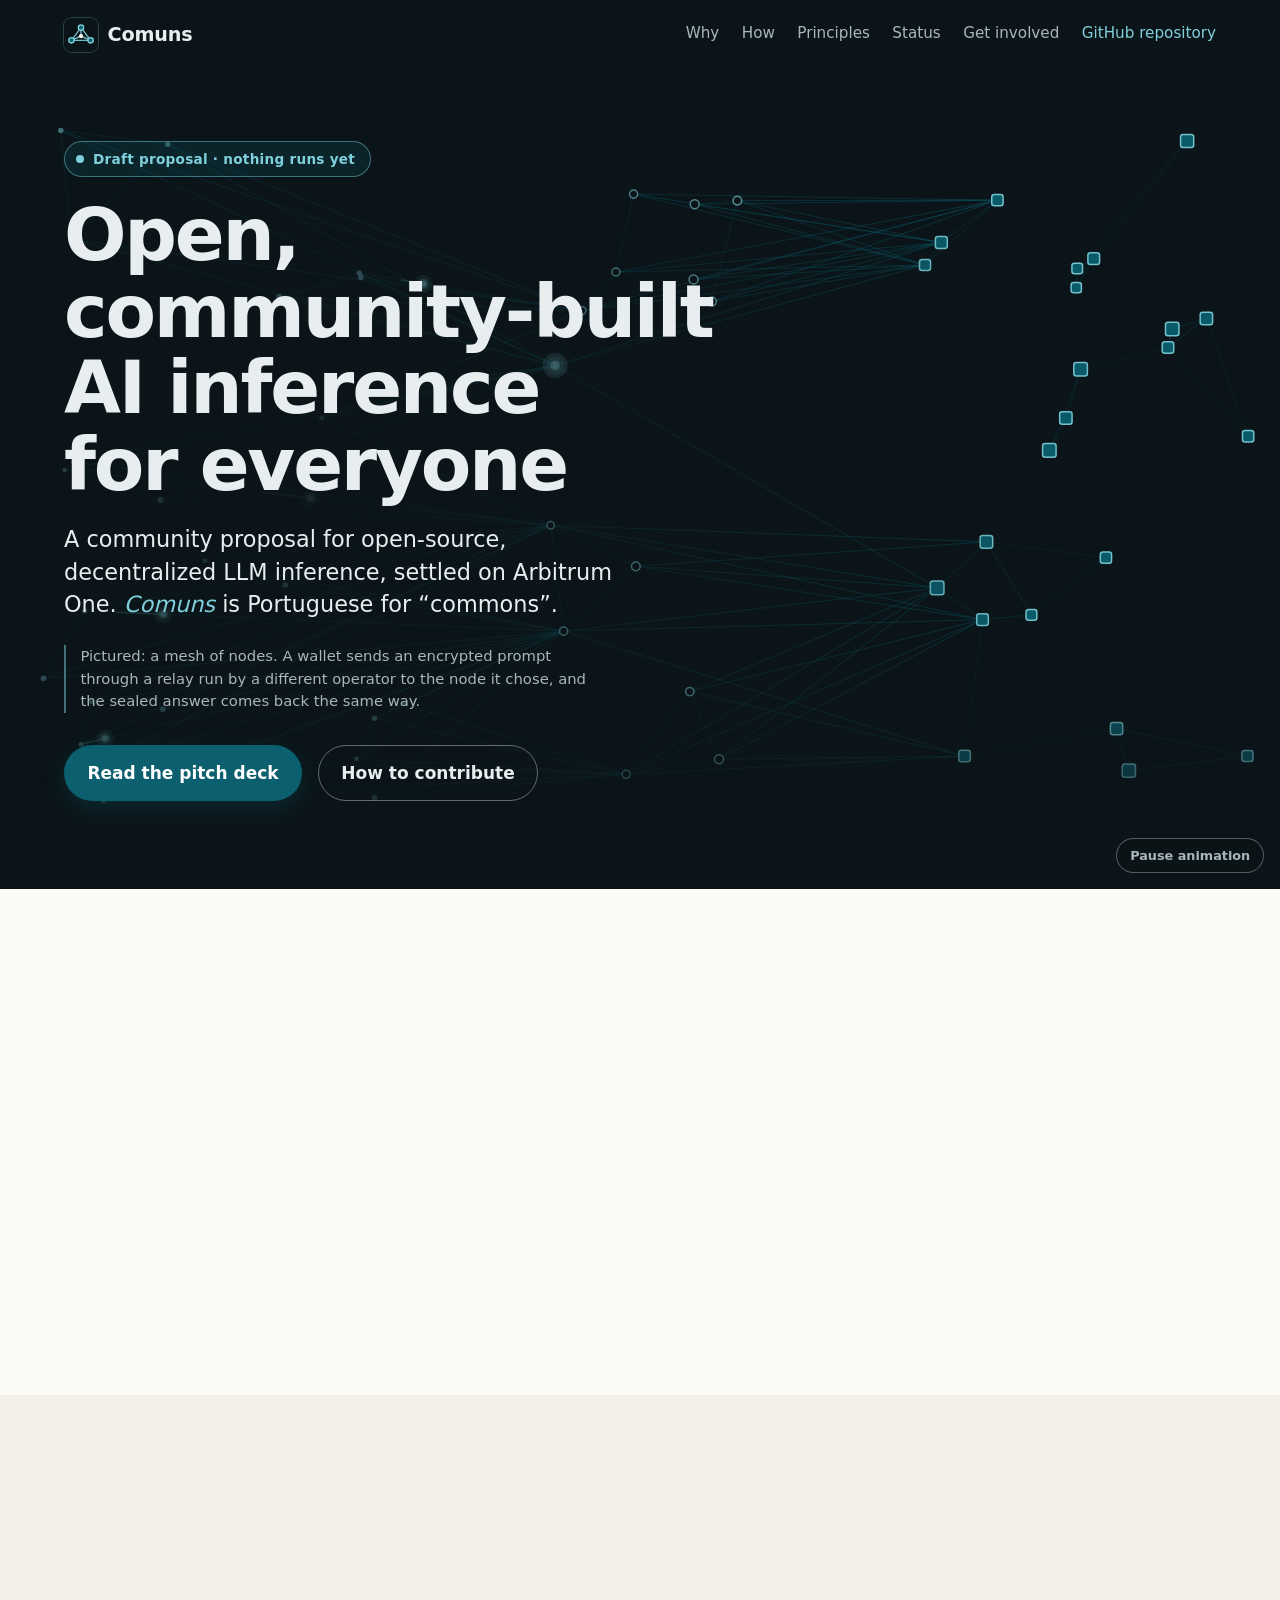
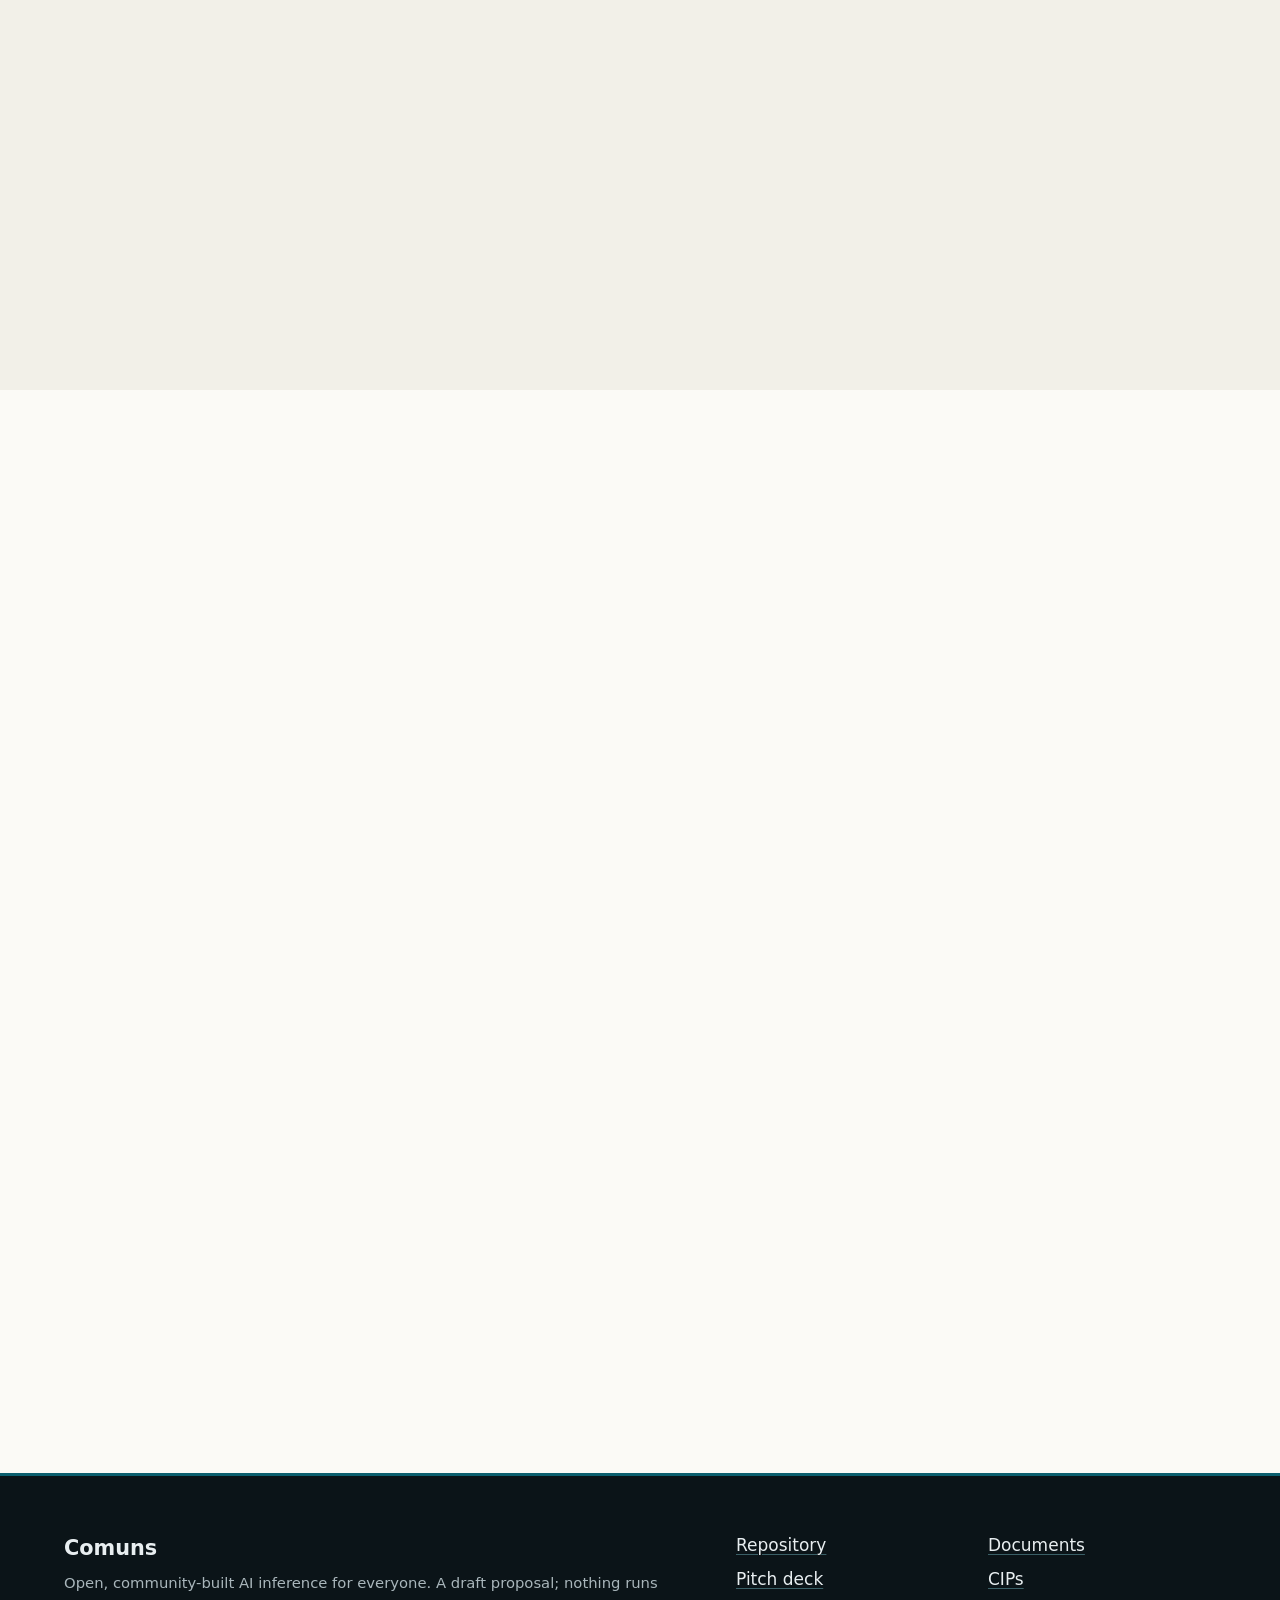
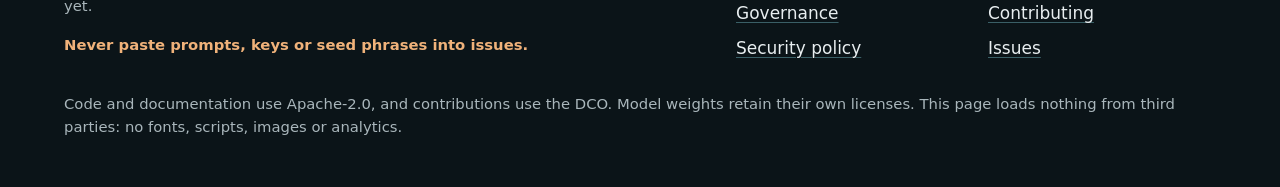
<file: index.html>
<!DOCTYPE html>
<html lang="en">
<head>
<meta charset="utf-8">
<meta name="viewport" content="width=device-width, initial-scale=1">
<meta http-equiv="Content-Security-Policy" content="default-src 'self'; img-src 'self' data:; style-src 'self'; script-src 'self'; base-uri 'none'; form-action 'none'">
<meta name="color-scheme" content="light dark">
<meta name="description" content="Comuns is a community proposal for open-source, decentralized LLM inference, settled on Arbitrum One. A draft; nothing runs yet.">
<meta name="referrer" content="no-referrer">
<title>Comuns — open, community-built AI inference</title>
<link rel="icon" href="assets/mark.svg" type="image/svg+xml">
<link rel="stylesheet" href="assets/style.css">
</head>
<body>
<a class="skip-link" href="#main">Skip to content</a>

<header class="site-header">
  <div class="wrap header-row">
    <a class="wordmark" href="#top" aria-label="Comuns, home">
      <svg class="mark" viewBox="0 0 64 64" aria-hidden="true" focusable="false">
        <rect width="64" height="64" rx="14" fill="#0b1418"/>
        <g stroke="#7fd0dc" stroke-width="2.5" stroke-linecap="round" fill="none" opacity="0.9">
          <path d="M14 42 L32 18 L50 42 Z"/>
          <path d="M14 42 L32 34 L50 42"/>
          <path d="M32 18 L32 34"/>
        </g>
        <g fill="#0b5f6e" stroke="#7fd0dc" stroke-width="2.5">
          <circle cx="14" cy="42" r="5"/>
          <circle cx="50" cy="42" r="5"/>
          <circle cx="32" cy="18" r="5"/>
        </g>
        <circle cx="32" cy="34" r="4" fill="#fbfaf6"/>
      </svg>
      <span>Comuns</span>
    </a>
    <nav class="site-nav" aria-label="Sections">
      <a href="#why">Why</a>
      <a href="#how">How</a>
      <a href="#principles">Principles</a>
      <a href="#status">Status</a>
      <a href="#involved">Get involved</a>
      <a class="nav-github" href="https://github.com/Comuns-ai/comuns">GitHub repository</a>
    </nav>
  </div>
</header>

<main id="main">

<section class="hero" id="top" aria-labelledby="hero-title">
  <canvas id="hero-canvas" class="hero-canvas" aria-hidden="true"></canvas>
  <div class="wrap hero-content">
    <p class="status-pill"><span class="dot" aria-hidden="true"></span>Draft proposal · nothing runs yet</p>
    <h1 id="hero-title">Open, community-built AI inference for everyone</h1>
    <p class="lede">A community proposal for open-source, decentralized LLM inference, settled on Arbitrum One. <em>Comuns</em> is Portuguese for “commons”.</p>
    <p class="hero-figure">Pictured: a mesh of nodes. A wallet sends an encrypted prompt through a relay run by a different operator to the node it chose, and the sealed answer comes back the same way.</p>
    <div class="cta-row">
      <a class="btn btn-primary" href="/comuns/">Read the pitch deck</a>
      <a class="btn btn-ghost" href="https://github.com/Comuns-ai/comuns/blob/main/CONTRIBUTING.md">How to contribute</a>
    </div>
  </div>
</section>

<section class="section why" id="why" aria-labelledby="why-title">
  <div class="wrap">
    <p class="eyebrow" data-reveal>Why</p>
    <h2 id="why-title" data-reveal>The closed door</h2>
    <div class="two-col">
      <div data-reveal>
        <p class="big">Hosted models concentrate capability in a few providers. A cheap API still lets the provider read every prompt and refuse service.</p>
      </div>
      <div data-reveal>
        <p>Comuns does not claim a lower price than hosted APIs. The case is control: code, specifications and economics that anyone can inspect, run and fork.</p>
        <p>The repository is the proposal. Every claim lives in a document anyone can challenge.</p>
      </div>
    </div>
  </div>
</section>

<section class="section how" id="how" aria-labelledby="how-title">
  <div class="wrap">
    <p class="eyebrow" data-reveal>How</p>
    <h2 id="how-title" data-reveal>How one prompt flows</h2>
    <p class="intro" data-reveal>By default one node runs a request: pick a model, then a node from its pool. Collective answers and decomposed plans are opt-in.</p>

    <div class="how-layout">
    <div class="how-diagram" data-reveal>
      <div class="flow-chips" role="list" aria-label="The path of one prompt">
        <span class="chip" role="listitem">Wallet</span>
        <span class="chip-link"><span class="chip-arrow" aria-hidden="true"></span><span class="chip" role="listitem">Encrypted prompt</span></span>
        <span class="chip-link"><span class="chip-arrow" aria-hidden="true"></span><span class="chip" role="listitem">Rust node</span></span>
        <span class="chip-link"><span class="chip-arrow" aria-hidden="true"></span><span class="chip" role="listitem">Sealed answer</span></span>
      </div>
      <p class="flow-notes"><span>Settlement: Arbitrum One.</span> <span>Optional parallel workers: opt-in, disclosed.</span></p>
    </div>

    <div class="steps" data-reveal data-reveal-group>
      <svg class="steps-line" viewBox="0 0 2 100" preserveAspectRatio="none" aria-hidden="true" focusable="false">
        <path d="M1 0 V100" pathLength="1" vector-effect="non-scaling-stroke"/>
      </svg>
      <ol class="steps-list">
        <li class="step">
          <span class="step-num" aria-hidden="true">1</span>
          <h3>Deposit once</h3>
          <p>Deposit once into the credit pool.</p>
        </li>
        <li class="step">
          <span class="step-num" aria-hidden="true">2</span>
          <h3>Encrypt and relay</h3>
          <p>Encrypt the prompt locally; send it through a relay run by someone else.</p>
        </li>
        <li class="step">
          <span class="step-num" aria-hidden="true">3</span>
          <h3>The node opens the session</h3>
          <p>The node opens the session with your unlinkable credit and runs the model off-chain; chunks return sealed.</p>
        </li>
        <li class="step">
          <span class="step-num" aria-hidden="true">4</span>
          <h3>A voucher per chunk</h3>
          <p>The client signs a voucher per chunk.</p>
        </li>
      </ol>
    </div>
    </div>
    <p class="aside-note" data-reveal>A paid orchestrator is disclosed, never mandatory.</p>
  </div>
</section>

<section class="section principles" id="principles" aria-labelledby="principles-title">
  <div class="wrap">
    <p class="eyebrow" data-reveal>Principles</p>
    <h2 id="principles-title" data-reveal>What the proposal commits to</h2>
    <ul class="grid" data-reveal data-reveal-group>
      <li class="card">
        <h3>Anonymous by default</h3>
        <p>The node you pick can read your prompt, but neither it nor the chain should learn who sent it. Standard mode hides who asked, not what was asked.</p>
        <p class="fine">Attested (TEE) mode is opt-in: there the node should not be able to read the prompt either, barring a physical attack on the hardware.</p>
        <a href="https://github.com/Comuns-ai/comuns/blob/main/docs/adr/0010-anonymous-by-default.md">The anonymous-by-default decision record</a>
      </li>
      <li class="card">
        <h3>Encrypted transport</h3>
        <p>Two-way encryption is RFC 9180 HPKE, and client-to-node traffic uses RFC 9458 Oblivious HTTP.</p>
        <p class="fine">The relay sees your network address and not your prompt. The node sees your prompt and not your network address.</p>
        <a href="https://github.com/Comuns-ai/comuns/blob/main/docs/adr/0003-hpke-and-the-executor-plaintext-limit.md">The HPKE transport decision record</a>
      </li>
      <li class="card">
        <h3>ETH on Arbitrum One</h3>
        <p>Arbitrum One settles sessions in ETH. The chain sees a session, never a payer.</p>
        <p class="fine">Protocol fee: zero. The inference payment is not L2 gas.</p>
        <a href="https://github.com/Comuns-ai/comuns/blob/main/docs/adr/0001-settle-on-arbitrum-one-evm-not-stylus.md">The Arbitrum One settlement decision record</a>
      </li>
      <li class="card">
        <h3>No token</h3>
        <p>v1 does not issue a protocol token. No token gate and no coin vote: a class S operator has an equal voice.</p>
        <a href="https://github.com/Comuns-ai/comuns/blob/main/docs/adr/0007-no-protocol-token-in-v1.md">The no-token decision record</a>
      </li>
      <li class="card">
        <h3>Rust nodes, pluggable backends</h3>
        <p>Inference runs off-chain in a Rust node with pluggable backends.</p>
        <p class="fine">Rust alone is not claimed to make inference faster; the kernels do the work.</p>
        <a href="https://github.com/Comuns-ai/comuns/blob/main/docs/node/node-design.md">The node design document</a>
      </li>
      <li class="card">
        <h3>Hardware classes S to X</h3>
        <p>Participation from CPU-only class S to multi-GPU class X, subject to measured capability and model fit. Stronger hardware charges more for the same model and weaker hardware charges less.</p>
        <p class="fine">CPU-only participation is a target to be validated. Classes come from a public self-benchmark, which is not an unfakeable proof.</p>
        <a href="https://github.com/Comuns-ai/comuns/blob/main/docs/node/hardware-classes-and-benchmarks.md">Hardware classes and benchmarks</a>
      </li>
      <li class="card">
        <h3>Open source</h3>
        <p>Apache-2.0 for code and documents; DCO sign-off, no CLA.</p>
        <p class="fine">If the community disagrees with a direction, it can fork the specifications, the contracts and the node.</p>
        <a href="https://github.com/Comuns-ai/comuns/blob/main/CONTRIBUTING.md">Contributing guide</a>
      </li>
      <li class="card">
        <h3>Governance by CIPs</h3>
        <p>Decisions are CIPs: Draft, Review, Last Call, Final. Working groups review; a CIP decides.</p>
        <p class="fine">Anyone can write a CIP. Decisions follow the CIP process and rough consensus in working groups, not coin votes.</p>
        <a href="https://github.com/Comuns-ai/comuns/blob/main/GOVERNANCE.md">Governance document</a>
      </li>
    </ul>
  </div>
</section>

<section class="section status" id="status" aria-labelledby="status-title">
  <div class="wrap">
    <p class="eyebrow" data-reveal>Status</p>
    <h2 id="status-title" data-reveal>What exists today, and what does not</h2>
    <div class="two-col status-cols">
      <div class="status-box exists" data-reveal>
        <h3>Exists</h3>
        <ul>
          <li>A draft proposal: documents, decision records and CIPs, written in the open.</li>
          <li>Documentation checker scripts in the repository.</li>
          <li>A pitch deck, written in Markdown and rendered to a self-contained HTML page.</li>
        </ul>
      </div>
      <div class="status-box missing" data-reveal>
        <h3>Does not exist</h3>
        <ul>
          <li>No protocol implementation runs yet.</li>
          <li>No contract is deployed, no node exists, no relay exists.</li>
          <li>No maintainer is seated, no audit has been performed and no mainnet date exists.</li>
          <li>Price bands are unset. Class claims are self-benchmarks, fakeable.</li>
        </ul>
      </div>
    </div>
    <p class="status-note" data-reveal>We make no claim of a mainnet date, an audit, a grant, a partnership, existing users or a price lower than hosted APIs. No maintainer is seated yet, and contributors may not come; the plan states its risks openly.</p>

    <h3 class="roadmap-title" data-reveal>From proposal to running code</h3>
    <ol class="timeline" data-reveal data-reveal-group aria-label="Proposed phases, in order">
      <li class="phase"><span class="phase-num">Phase 0</span><h4>Documentation baseline</h4><p>This documentation.</p></li>
      <li class="phase"><span class="phase-num">Phase 1</span><h4>Sepolia slice</h4><p>Relay plus credit session.</p></li>
      <li class="phase"><span class="phase-num">Phase 2</span><h4>Contexts and classes</h4><p>Ownerless contexts, pools, sheet, orchestrator.</p></li>
      <li class="phase"><span class="phase-num">Phase 3</span><h4>Verification spike</h4><p>Attested nodes plus the spikes. Phase 3 may end with a negative result.</p></li>
      <li class="phase"><span class="phase-num">Phase 4</span><h4>External review</h4><p>Reviews, then go/no-go.</p></li>
    </ol>
    <p class="timeline-note" data-reveal>There are no dates. Phases are ordered, not scheduled. <a href="https://github.com/Comuns-ai/comuns/blob/main/docs/project-plan.md">Read the project plan</a> for exit criteria.</p>
  </div>
</section>

<section class="section involved" id="involved" aria-labelledby="involved-title">
  <div class="wrap">
    <p class="eyebrow" data-reveal>Get involved</p>
    <h2 id="involved-title" data-reveal>Build it with us</h2>
    <p class="intro" data-reveal>Comuns is built by whoever shows up and writes in public. You do not need a hardware class, a stake, or a holding to review, comment or propose. The only channels are issues and CIP comments on the repository.</p>
    <div class="two-col involved-cols">
      <div class="involve-box" data-reveal>
        <h3>For contributors</h3>
        <ol class="involve-list">
          <li><a href="https://github.com/Comuns-ai/comuns/pull/7">Review CIP-0003 (pull request #7)</a>. A Draft proposal for seating the first maintainer. Any person other than the author can review it: a public comment that approves or names a blocking objection.</li>
          <li><a href="https://github.com/Comuns-ai/comuns/tree/main/docs/cip">Comment on the CIPs</a>. None are Final.</li>
          <li>Join a working group: Protocol, Node, Cryptography, Contracts, Applications or Documentation. Say so in a public issue or on a relevant CIP.</li>
          <li><a href="https://github.com/Comuns-ai/comuns/blob/main/CONTRIBUTING.md">Read the contributing guide</a>. Contributions use the Developer Certificate of Origin; there is no CLA.</li>
          <li>Later, run a node on any hardware class. CPU-only class S is still a target to be validated. See <a href="https://github.com/Comuns-ai/comuns/blob/main/docs/project-plan.md">the project plan</a> for its proposed phases.</li>
        </ol>
      </div>
      <div class="involve-box" data-reveal>
        <h3>For supporters</h3>
        <ol class="involve-list">
          <li><a href="/comuns/">Read the pitch deck</a> and <a href="https://github.com/Comuns-ai/comuns/blob/main/docs/project-plan.md">the project plan</a>.</li>
          <li><a href="https://github.com/Comuns-ai/comuns/issues">Open an issue</a> to talk. Issues are for document comments and documentation flaws.</li>
        </ol>
        <p class="fine">This draft names no discussion channel beyond issues and CIP comments on the repository.</p>
      </div>
    </div>
    <div class="cta-row" data-reveal>
      <a class="btn btn-primary" href="https://github.com/Comuns-ai/comuns">Open the repository</a>
      <a class="btn btn-ghost" href="https://github.com/Comuns-ai/comuns/tree/main/docs">Browse the documents</a>
    </div>
  </div>
</section>

</main>

<footer class="site-footer">
  <div class="wrap footer-grid">
    <div class="footer-brand">
      <p class="footer-word">Comuns</p>
      <p class="fine">Open, community-built AI inference for everyone. A draft proposal; nothing runs yet.</p>
      <p class="fine warn">Never paste prompts, keys or seed phrases into issues.</p>
    </div>
    <nav class="footer-nav" aria-label="Project links">
      <a href="https://github.com/Comuns-ai/comuns">Repository</a>
      <a href="https://github.com/Comuns-ai/comuns/tree/main/docs">Documents</a>
      <a href="/comuns/">Pitch deck</a>
      <a href="https://github.com/Comuns-ai/comuns/tree/main/docs/cip">CIPs</a>
      <a href="https://github.com/Comuns-ai/comuns/blob/main/GOVERNANCE.md">Governance</a>
      <a href="https://github.com/Comuns-ai/comuns/blob/main/CONTRIBUTING.md">Contributing</a>
      <a href="https://github.com/Comuns-ai/comuns/blob/main/SECURITY.md">Security policy</a>
      <a href="https://github.com/Comuns-ai/comuns/issues">Issues</a>
    </nav>
    <p class="fine footer-licence">Code and documentation use Apache-2.0, and contributions use the DCO. Model weights retain their own licenses. This page loads nothing from third parties: no fonts, scripts, images or analytics.</p>
  </div>
</footer>

<script src="assets/main.js"></script>
</body>
</html>
</file>
<file: assets/style.css>
/* Comuns landing page. Static, no build step, no third-party resources. */

:root {
  --ink: #0d2a33;
  --ink-2: #3a4a55;
  --paper: #fbfaf6;
  --paper-2: #f2f0e8;
  --line: #d8d4c8;
  --card: #ffffff;
  --teal: #0b5f6e;
  --teal-ink: #0b5f6e;
  --teal-soft: #e6f3f5;
  --teal-tint: #7fd0dc;
  --hero: #0b1418;
  --hero-ink: #e8eef0;
  --hero-muted: #a9b6bb;
  --warn: #8a3b12;
  --shadow: 0 1px 2px rgba(13, 42, 51, 0.06), 0 12px 32px rgba(13, 42, 51, 0.08);
  --shadow-lift: 0 2px 4px rgba(13, 42, 51, 0.08), 0 24px 48px rgba(13, 42, 51, 0.14);
  --radius: 14px;
  --ease: cubic-bezier(0.22, 1, 0.36, 1);
  --reveal-time: 0.9s;
  color-scheme: light dark;
}

@media (prefers-color-scheme: dark) {
  :root {
    --ink: #e8eef0;
    --ink-2: #a9b6bb;
    --paper: #0b1418;
    --paper-2: #101d22;
    --line: #22333a;
    --card: #101d22;
    --teal-ink: #7fd0dc;
    --teal-soft: #0f272d;
    --warn: #f0b27a;
    --shadow: 0 1px 2px rgba(0, 0, 0, 0.3), 0 12px 32px rgba(0, 0, 0, 0.35);
    --shadow-lift: 0 2px 4px rgba(0, 0, 0, 0.4), 0 24px 48px rgba(0, 0, 0, 0.5);
  }
}

/* ---------- Base ---------- */

*,
*::before,
*::after { box-sizing: border-box; }

html {
  scroll-behavior: smooth;
  -webkit-text-size-adjust: 100%;
}

body {
  margin: 0;
  background: var(--paper);
  color: var(--ink);
  font-family: ui-sans-serif, system-ui, -apple-system, "Segoe UI", Roboto, "Helvetica Neue", Arial, sans-serif;
  font-size: 1.0625rem;
  line-height: 1.55;
  overflow-x: hidden;
  -webkit-font-smoothing: antialiased;
}

h1, h2, h3, h4 {
  margin: 0;
  font-weight: 650;
  letter-spacing: -0.015em;
  line-height: 1.12;
  text-wrap: balance;
}

h2,
.nf-title { font-size: clamp(1.9rem, 1.3rem + 2.4vw, 3rem); }
.nf-title { margin-bottom: 1.5rem; }
h3 { font-size: 1.25rem; }
h4 { font-size: 1.1rem; }

p { margin: 0 0 1rem; }
p:last-child { margin-bottom: 0; }

a {
  color: var(--teal-ink);
  text-decoration: underline;
  text-decoration-thickness: 1px;
  text-underline-offset: 0.18em;
  transition: color 0.2s, text-decoration-color 0.2s;
}
a:hover { text-decoration-thickness: 2px; }

:focus-visible {
  outline: 3px solid var(--teal-ink);
  outline-offset: 3px;
  border-radius: 4px;
}
.site-header :focus-visible,
.hero :focus-visible,
.site-footer :focus-visible { outline-color: var(--teal-tint); }

.wrap {
  width: min(100% - 2rem, 72rem);
  margin-inline: auto;
}

.skip-link {
  position: absolute;
  left: 1rem;
  top: -4rem;
  z-index: 100;
  padding: 0.6rem 1rem;
  background: var(--teal);
  color: #fff;
  border-radius: 8px;
  transition: top 0.2s;
}
.skip-link:focus { top: 1rem; }

.eyebrow {
  margin: 0 0 0.75rem;
  font-size: 0.8rem;
  font-weight: 650;
  letter-spacing: 0.14em;
  text-transform: uppercase;
  color: var(--teal-ink);
}

.fine {
  font-size: 0.925rem;
  color: var(--ink-2);
}

.intro {
  max-width: 44rem;
  font-size: 1.2rem;
  margin: 0 0 2.5rem;
}

/* ---------- Buttons ---------- */

.cta-row {
  display: flex;
  flex-wrap: wrap;
  gap: 0.75rem 1rem;
  margin-top: 2rem;
}

.btn {
  display: inline-flex;
  align-items: center;
  gap: 0.5rem;
  padding: 0.85rem 1.4rem;
  border-radius: 999px;
  font-weight: 600;
  text-decoration: none;
  border: 1.5px solid transparent;
  transition: transform 0.25s var(--ease), box-shadow 0.25s var(--ease), background-color 0.2s, color 0.2s, border-color 0.2s;
}
.btn:hover { transform: translateY(-2px); }
.btn:active { transform: translateY(0); }

.btn-primary {
  background: var(--teal);
  color: #fff;
  box-shadow: 0 8px 24px rgba(11, 95, 110, 0.28);
}
.btn-primary:hover { background: #0d6c7d; box-shadow: 0 12px 28px rgba(11, 95, 110, 0.36); }

.btn-ghost {
  background: transparent;
  color: var(--teal-ink);
  border-color: currentColor;
}
.btn-ghost:hover { background: var(--teal-soft); }

.hero .btn-ghost { color: var(--hero-ink); border-color: rgba(232, 238, 240, 0.4); }
.hero .btn-ghost:hover { background: rgba(127, 208, 220, 0.12); border-color: var(--teal-tint); }

/* ---------- Header ---------- */

.site-header {
  background: var(--hero);
  color: var(--hero-ink);
  position: relative;
  z-index: 5;
}

.header-row {
  display: flex;
  align-items: center;
  justify-content: space-between;
  gap: 1rem;
  padding: 1.1rem 0;
}

.wordmark {
  display: inline-flex;
  align-items: center;
  gap: 0.6rem;
  color: var(--hero-ink);
  text-decoration: none;
  font-weight: 700;
  font-size: 1.2rem;
  letter-spacing: -0.01em;
}
.mark {
  width: 34px;
  height: 34px;
  border-radius: 8px;
  box-shadow: 0 0 0 1px rgba(127, 208, 220, 0.25);
}

.site-nav {
  display: flex;
  flex-wrap: wrap;
  gap: 0.25rem 1.4rem;
  font-size: 0.95rem;
}
.site-nav a {
  color: var(--hero-muted);
  text-decoration: none;
  padding: 0.25rem 0;
  border-bottom: 1px solid transparent;
  transition: color 0.2s, border-color 0.2s;
}
.site-nav a:hover,
.site-nav a:focus-visible { color: var(--hero-ink); border-bottom-color: var(--teal-tint); }
.site-nav .nav-github { color: var(--teal-tint); }

@media (max-width: 760px) {
  .site-nav a:not(.nav-github) { display: none; }
}

/* ---------- Hero ---------- */

.hero {
  position: relative;
  isolation: isolate;
  background: var(--hero);
  color: var(--hero-ink);
  overflow: hidden;
  min-height: clamp(34rem, 86vh, 52rem);
  display: flex;
  align-items: center;
}

.hero-canvas {
  position: absolute;
  inset: 0;
  width: 100%;
  height: 100%;
  z-index: 0;
  pointer-events: none;
}

.hero::after {
  content: "";
  position: absolute;
  inset: 0;
  z-index: 1;
  pointer-events: none;
  background:
    radial-gradient(60% 70% at 22% 50%, rgba(11, 20, 24, 0.92) 0%, rgba(11, 20, 24, 0.55) 45%, rgba(11, 20, 24, 0) 100%),
    linear-gradient(180deg, rgba(11, 20, 24, 0) 70%, var(--hero) 100%);
}

.hero-content {
  position: relative;
  z-index: 2;
  padding: 4.5rem 0 5.5rem;
}
.hero-content > * { max-width: 44rem; }

.hero h1 {
  font-size: clamp(2.5rem, 1.6rem + 4.2vw, 4.6rem);
  font-weight: 700;
  letter-spacing: -0.03em;
  line-height: 1.04;
  margin: 1.25rem 0 1.25rem;
}

.lede {
  font-size: clamp(1.15rem, 1rem + 0.6vw, 1.4rem);
  color: var(--hero-ink);
  max-width: 36rem;
  line-height: 1.45;
}
.lede em { font-style: italic; color: var(--teal-tint); }

.hero-figure {
  font-size: 0.925rem;
  color: var(--hero-muted);
  max-width: 34rem;
  border-left: 2px solid rgba(127, 208, 220, 0.5);
  padding-left: 0.9rem;
  margin-top: 1.5rem;
}

.status-pill {
  display: inline-flex;
  align-items: center;
  gap: 0.55rem;
  margin: 0;
  padding: 0.4rem 0.9rem 0.4rem 0.7rem;
  border: 1px solid rgba(127, 208, 220, 0.45);
  border-radius: 999px;
  background: rgba(11, 95, 110, 0.22);
  color: var(--teal-tint);
  font-size: 0.85rem;
  font-weight: 600;
  letter-spacing: 0.02em;
}
.status-pill .dot {
  width: 8px;
  height: 8px;
  border-radius: 50%;
  background: var(--teal-tint);
  box-shadow: 0 0 0 0 rgba(127, 208, 220, 0);
  animation: pulse 2.4s ease-out 2;
}
@keyframes pulse {
  0% { box-shadow: 0 0 0 0 rgba(127, 208, 220, 0.6); }
  70% { box-shadow: 0 0 0 10px rgba(127, 208, 220, 0); }
  100% { box-shadow: 0 0 0 0 rgba(127, 208, 220, 0); }
}

/* Pause/play control for the canvas, added by main.js */
.hero-toggle {
  position: absolute;
  right: 1rem;
  bottom: 1rem;
  z-index: 3;
  padding: 0.4rem 0.8rem;
  font: inherit;
  font-size: 0.8rem;
  font-weight: 600;
  color: var(--hero-muted);
  background: rgba(11, 20, 24, 0.55);
  border: 1px solid rgba(169, 182, 187, 0.45);
  border-radius: 999px;
  cursor: pointer;
  transition: color 0.2s, border-color 0.2s, background-color 0.2s;
}
.hero-toggle:hover { color: var(--hero-ink); border-color: var(--teal-tint); }
.hero-toggle[aria-pressed="true"] {
  color: var(--hero);
  background: var(--teal-tint);
  border-color: var(--teal-tint);
}
.hero-toggle[hidden] { display: none; }

/* Hero entrance: transform only, so the copy is readable even if the animation never runs. */
.hero-content > * {
  animation: rise 0.9s var(--ease) both;
}
.hero-content > :nth-child(2) { animation-delay: 0.08s; }
.hero-content > :nth-child(3) { animation-delay: 0.18s; }
.hero-content > :nth-child(4) { animation-delay: 0.28s; }
.hero-content > :nth-child(5) { animation-delay: 0.38s; }
@keyframes rise {
  from { transform: translateY(18px); }
  to { transform: none; }
}

/* ---------- Sections ---------- */

.section {
  padding: clamp(4rem, 9vw, 7.5rem) 0;
}
.section h2 { margin-bottom: 1.5rem; }

.section.how,
.section.status { background: var(--paper-2); }

.two-col {
  display: grid;
  grid-template-columns: 1fr;
  gap: 2rem 4rem;
  align-items: start;
}
@media (min-width: 800px) {
  .two-col { grid-template-columns: 1.1fr 1fr; }
}

.big {
  font-size: clamp(1.35rem, 1.05rem + 1.3vw, 2rem);
  line-height: 1.3;
  font-weight: 500;
  letter-spacing: -0.015em;
  text-wrap: balance;
}

/* ---------- Scroll reveals ----------
   Hidden starting states apply only under html.js, which main.js adds first
   thing, so without scripts every element is simply visible. */

[data-reveal] {
  transition: opacity var(--reveal-time) var(--ease), transform var(--reveal-time) var(--ease);
}
.js [data-reveal]:not(.is-visible) {
  opacity: 0;
  transform: translateY(22px);
}

/* ---------- How: layout ---------- */

.how-layout {
  display: grid;
  grid-template-columns: 1fr;
  gap: 2.5rem 4rem;
  align-items: start;
}
@media (min-width: 960px) {
  .how-layout { grid-template-columns: minmax(0, 1.25fr) minmax(0, 1fr); }
  .how-diagram {
    order: 2;
    position: sticky;
    top: 2rem;
    padding: 2rem 2rem 1.75rem;
    background: var(--card);
    border: 1px solid var(--line);
    border-radius: var(--radius);
    box-shadow: var(--shadow);
  }
  .how-diagram .flow-chips {
    flex-direction: column;
    align-items: stretch;
    gap: 0;
    margin-bottom: 1.5rem;
  }
  .how-diagram .chip-link {
    display: flex;
    flex-direction: column;
    align-items: stretch;
    gap: 0;
  }
  .how-diagram .chip {
    text-align: center;
    padding: 0.9rem 1.2rem;
    white-space: normal;
  }
  .how-diagram .chip-arrow {
    width: 2px;
    height: 2.4rem;
    align-self: center;
  }
  .how-diagram .chip-arrow::after {
    right: auto;
    top: auto;
    left: -5px;
    bottom: -1px;
    border: 6px solid transparent;
    border-top: 8px solid var(--teal);
    border-bottom: 0;
  }
  .how-diagram .flow-notes {
    flex-direction: column;
    gap: 0.5rem;
    margin-bottom: 0;
  }
}

/* ---------- How: flow chips ---------- */

.flow-chips {
  display: flex;
  flex-wrap: wrap;
  align-items: center;
  gap: 0.6rem;
  margin: 0 0 0.75rem;
}
/* An arrow travels with the chip after it, so a wrapped line never ends with an arrow. */
.chip-link {
  display: inline-flex;
  align-items: center;
  gap: 0.6rem;
  flex-wrap: nowrap;
}
.chip {
  padding: 0.7rem 1.2rem;
  border: 2px solid var(--teal);
  background: var(--teal-soft);
  color: var(--ink);
  border-radius: 10px;
  font-weight: 600;
  white-space: nowrap;
}
.chip-arrow {
  position: relative;
  width: 2.2rem;
  height: 2px;
  background: var(--teal);
  flex: 0 0 auto;
}
.chip-arrow::after {
  content: "";
  position: absolute;
  right: -1px;
  top: -5px;
  border: 6px solid transparent;
  border-left: 8px solid var(--teal);
  border-right: 0;
}
.flow-notes {
  display: flex;
  flex-wrap: wrap;
  gap: 0.25rem 2rem;
  font-size: 0.925rem;
  color: var(--ink-2);
  margin-bottom: 0;
}
.flow-notes span::before {
  content: "";
  display: inline-block;
  width: 0.6rem;
  height: 0.6rem;
  margin-right: 0.5rem;
  border: 2px dashed var(--teal);
  border-radius: 3px;
  vertical-align: -1px;
}
.flow-notes span:first-child::before { border-style: solid; }

/* ---------- How: steps with drawing line ---------- */

.steps {
  position: relative;
  padding-left: 3.25rem;
  max-width: 48rem;
  min-width: 0;
}
.steps-line {
  position: absolute;
  left: 1.1rem;
  top: 0.6rem;
  bottom: 0.6rem;
  width: 2px;
  height: calc(100% - 1.2rem);
  overflow: visible;
}
.steps-line path {
  fill: none;
  stroke: var(--teal);
  stroke-width: 2;
  stroke-dasharray: 1;
  stroke-dashoffset: 0;
  transition: stroke-dashoffset 1.8s var(--ease) 0.15s;
}
.js .steps:not(.is-visible) .steps-line path { stroke-dashoffset: 1; }

.steps-list {
  list-style: none;
  margin: 0;
  padding: 0;
  display: grid;
  gap: 2rem;
}
.step {
  position: relative;
  transition: opacity 0.8s var(--ease), transform 0.8s var(--ease);
}
.js .steps:not(.is-visible) .step { opacity: 0; transform: translateY(16px); }
.steps.is-visible .step:nth-child(1) { transition-delay: 0.15s; }
.steps.is-visible .step:nth-child(2) { transition-delay: 0.55s; }
.steps.is-visible .step:nth-child(3) { transition-delay: 0.95s; }
.steps.is-visible .step:nth-child(4) { transition-delay: 1.35s; }

.step-num {
  position: absolute;
  left: -3.25rem;
  top: -0.1rem;
  width: 2.25rem;
  height: 2.25rem;
  display: grid;
  place-items: center;
  border-radius: 50%;
  background: var(--teal);
  color: #fff;
  font-weight: 700;
  font-size: 0.95rem;
  box-shadow: 0 0 0 4px var(--paper-2);
}
.step h3 { margin-bottom: 0.3rem; }
.step p { color: var(--ink-2); max-width: 40rem; }

.aside-note {
  margin-top: 2.5rem;
  padding: 1rem 1.25rem;
  border-left: 3px solid var(--teal);
  background: var(--teal-soft);
  border-radius: 0 10px 10px 0;
  max-width: 48rem;
  font-weight: 500;
}

/* ---------- Principles grid ---------- */

.grid {
  list-style: none;
  margin: 1rem 0 0;
  padding: 0;
  display: grid;
  grid-template-columns: repeat(auto-fit, minmax(min(100%, 17rem), 1fr));
  gap: 1.25rem;
}

.card {
  display: flex;
  flex-direction: column;
  gap: 0.6rem;
  padding: 1.6rem 1.5rem 1.4rem;
  background: var(--card);
  border: 1px solid var(--line);
  border-radius: var(--radius);
  box-shadow: var(--shadow);
  transition: transform 0.35s var(--ease), box-shadow 0.35s var(--ease), border-color 0.35s, opacity 0.8s var(--ease);
}
.js .grid:not(.is-visible) .card { opacity: 0; transform: translateY(18px); }
.grid.is-visible .card:nth-child(1) { transition-delay: 0s; }
.grid.is-visible .card:nth-child(2) { transition-delay: 0.07s; }
.grid.is-visible .card:nth-child(3) { transition-delay: 0.14s; }
.grid.is-visible .card:nth-child(4) { transition-delay: 0.21s; }
.grid.is-visible .card:nth-child(5) { transition-delay: 0.28s; }
.grid.is-visible .card:nth-child(6) { transition-delay: 0.35s; }
.grid.is-visible .card:nth-child(7) { transition-delay: 0.42s; }
.grid.is-visible .card:nth-child(8) { transition-delay: 0.49s; }

.grid.is-visible .card:hover,
.grid.is-visible .card:focus-within {
  transform: translateY(-6px);
  box-shadow: var(--shadow-lift);
  border-color: var(--teal-tint);
  transition-delay: 0s;
}

.card h3 {
  font-size: 1.15rem;
  padding-bottom: 0.6rem;
  border-bottom: 2px solid var(--teal);
  margin-bottom: 0.2rem;
}
.card p { margin: 0; }
.card a {
  margin-top: auto;
  padding-top: 0.6rem;
  font-size: 0.925rem;
  font-weight: 600;
}

/* ---------- Status ---------- */

.status-cols { margin-top: 1rem; }
.status-box {
  padding: 1.6rem 1.6rem 1.4rem;
  border-radius: var(--radius);
  background: var(--card);
  border: 1px solid var(--line);
  box-shadow: var(--shadow);
}
.status-box h3 {
  display: inline-flex;
  align-items: center;
  gap: 0.5rem;
  margin-bottom: 0.9rem;
}
.status-box h3::before {
  content: "";
  width: 0.7rem;
  height: 0.7rem;
  border-radius: 50%;
  background: var(--teal);
}
.status-box.missing h3::before {
  background: transparent;
  border: 2px solid var(--ink-2);
}
.status-box ul { margin: 0; padding-left: 1.2rem; }
.status-box li { margin-bottom: 0.5rem; }
.status-box li:last-child { margin-bottom: 0; }

.status-note {
  margin: 2rem 0 0;
  max-width: 52rem;
  color: var(--ink-2);
}

.roadmap-title {
  margin: 4rem 0 1.75rem;
  font-size: 1.5rem;
}

.timeline {
  list-style: none;
  margin: 0;
  padding: 0 0 0 2rem;
  position: relative;
  display: grid;
  gap: 1.5rem;
  max-width: 48rem;
}
.timeline::before {
  content: "";
  position: absolute;
  left: 0.5rem;
  top: 0.5rem;
  bottom: 0.5rem;
  width: 2px;
  background: var(--teal);
  transform-origin: top;
  transition: transform 1.6s var(--ease) 0.1s;
}
.js .timeline:not(.is-visible)::before { transform: scaleY(0); }

.phase {
  position: relative;
  transition: opacity 0.7s var(--ease), transform 0.7s var(--ease);
}
.js .timeline:not(.is-visible) .phase { opacity: 0; transform: translateX(-10px); }
.timeline.is-visible .phase:nth-child(1) { transition-delay: 0.1s; }
.timeline.is-visible .phase:nth-child(2) { transition-delay: 0.4s; }
.timeline.is-visible .phase:nth-child(3) { transition-delay: 0.7s; }
.timeline.is-visible .phase:nth-child(4) { transition-delay: 1.0s; }
.timeline.is-visible .phase:nth-child(5) { transition-delay: 1.3s; }

.phase::before {
  content: "";
  position: absolute;
  left: -2rem;
  top: 0.45rem;
  width: 1.05rem;
  height: 1.05rem;
  border-radius: 50%;
  background: var(--paper-2);
  border: 3px solid var(--teal);
}
.phase-num {
  display: block;
  font-size: 0.8rem;
  font-weight: 700;
  letter-spacing: 0.1em;
  text-transform: uppercase;
  color: var(--teal-ink);
  margin-bottom: 0.15rem;
}
.phase p { margin: 0.2rem 0 0; color: var(--ink-2); }

.timeline-note {
  margin-top: 1.75rem;
  color: var(--ink-2);
}

/* ---------- Get involved ---------- */

.involved-cols { margin-top: 0.5rem; }
.involve-box {
  padding: 1.75rem 1.75rem 1.5rem;
  border-radius: var(--radius);
  background: var(--card);
  border: 1px solid var(--line);
  box-shadow: var(--shadow);
  height: 100%;
}
.involve-box h3 { margin-bottom: 1rem; }
.involve-list {
  margin: 0 0 1rem;
  padding-left: 1.3rem;
  display: grid;
  gap: 0.7rem;
}
.involve-list li::marker { color: var(--teal-ink); font-weight: 700; }

/* ---------- Footer ---------- */

.site-footer {
  background: var(--hero);
  color: var(--hero-ink);
  padding: 3.5rem 0 3rem;
  border-top: 3px solid var(--teal);
}
.footer-grid {
  display: grid;
  gap: 2rem 3rem;
  grid-template-columns: 1fr;
}
@media (min-width: 800px) {
  .footer-grid { grid-template-columns: 1.3fr 1fr; }
  .footer-licence { grid-column: 1 / -1; }
}
.footer-word {
  font-weight: 700;
  font-size: 1.3rem;
  margin-bottom: 0.5rem;
}
.site-footer .fine { color: var(--hero-muted); }
.site-footer .warn { color: #f0b27a; font-weight: 600; }
.footer-nav {
  display: grid;
  grid-template-columns: repeat(2, minmax(0, 1fr));
  gap: 0.5rem 1.5rem;
}
.footer-nav a {
  color: var(--hero-ink);
  text-decoration-color: rgba(127, 208, 220, 0.4);
}
.footer-nav a:hover { color: var(--teal-tint); }
.site-footer :focus-visible { outline-color: var(--teal-tint); }

/* ---------- Reduced motion ---------- */

@media (prefers-reduced-motion: reduce) {
  html { scroll-behavior: auto; }
  *,
  *::before,
  *::after {
    animation-duration: 0.001s !important;
    animation-iteration-count: 1 !important;
    transition-duration: 0.001s !important;
    transition-delay: 0s !important;
  }
  .js [data-reveal]:not(.is-visible),
  .js .steps:not(.is-visible) .step,
  .js .grid:not(.is-visible) .card,
  .js .timeline:not(.is-visible) .phase,
  .hero-content > * { opacity: 1; transform: none; }
  .js .steps:not(.is-visible) .steps-line path { stroke-dashoffset: 0; }
  .js .timeline:not(.is-visible)::before { transform: scaleY(1); }
  .status-pill .dot { animation: none; }
  .hero-toggle { display: none; }
  .btn:hover,
  .grid.is-visible .card:hover,
  .grid.is-visible .card:focus-within { transform: none; }
}

/* ---------- Small screens ---------- */

@media (max-width: 480px) {
  body { font-size: 1rem; }
  .hero-content { padding: 3rem 0 4rem; }
  .btn { padding: 0.8rem 1.15rem; }
  .steps { padding-left: 2.75rem; }
  .step-num { left: -2.75rem; width: 2rem; height: 2rem; }
  .steps-line { left: 0.95rem; }
  .card, .status-box, .involve-box { padding: 1.3rem 1.2rem 1.2rem; }
  .flow-chips { gap: 0.5rem; }
  .chip { padding: 0.55rem 0.9rem; font-size: 0.95rem; }
  .chip-arrow { width: 1.2rem; }
}
</file>
